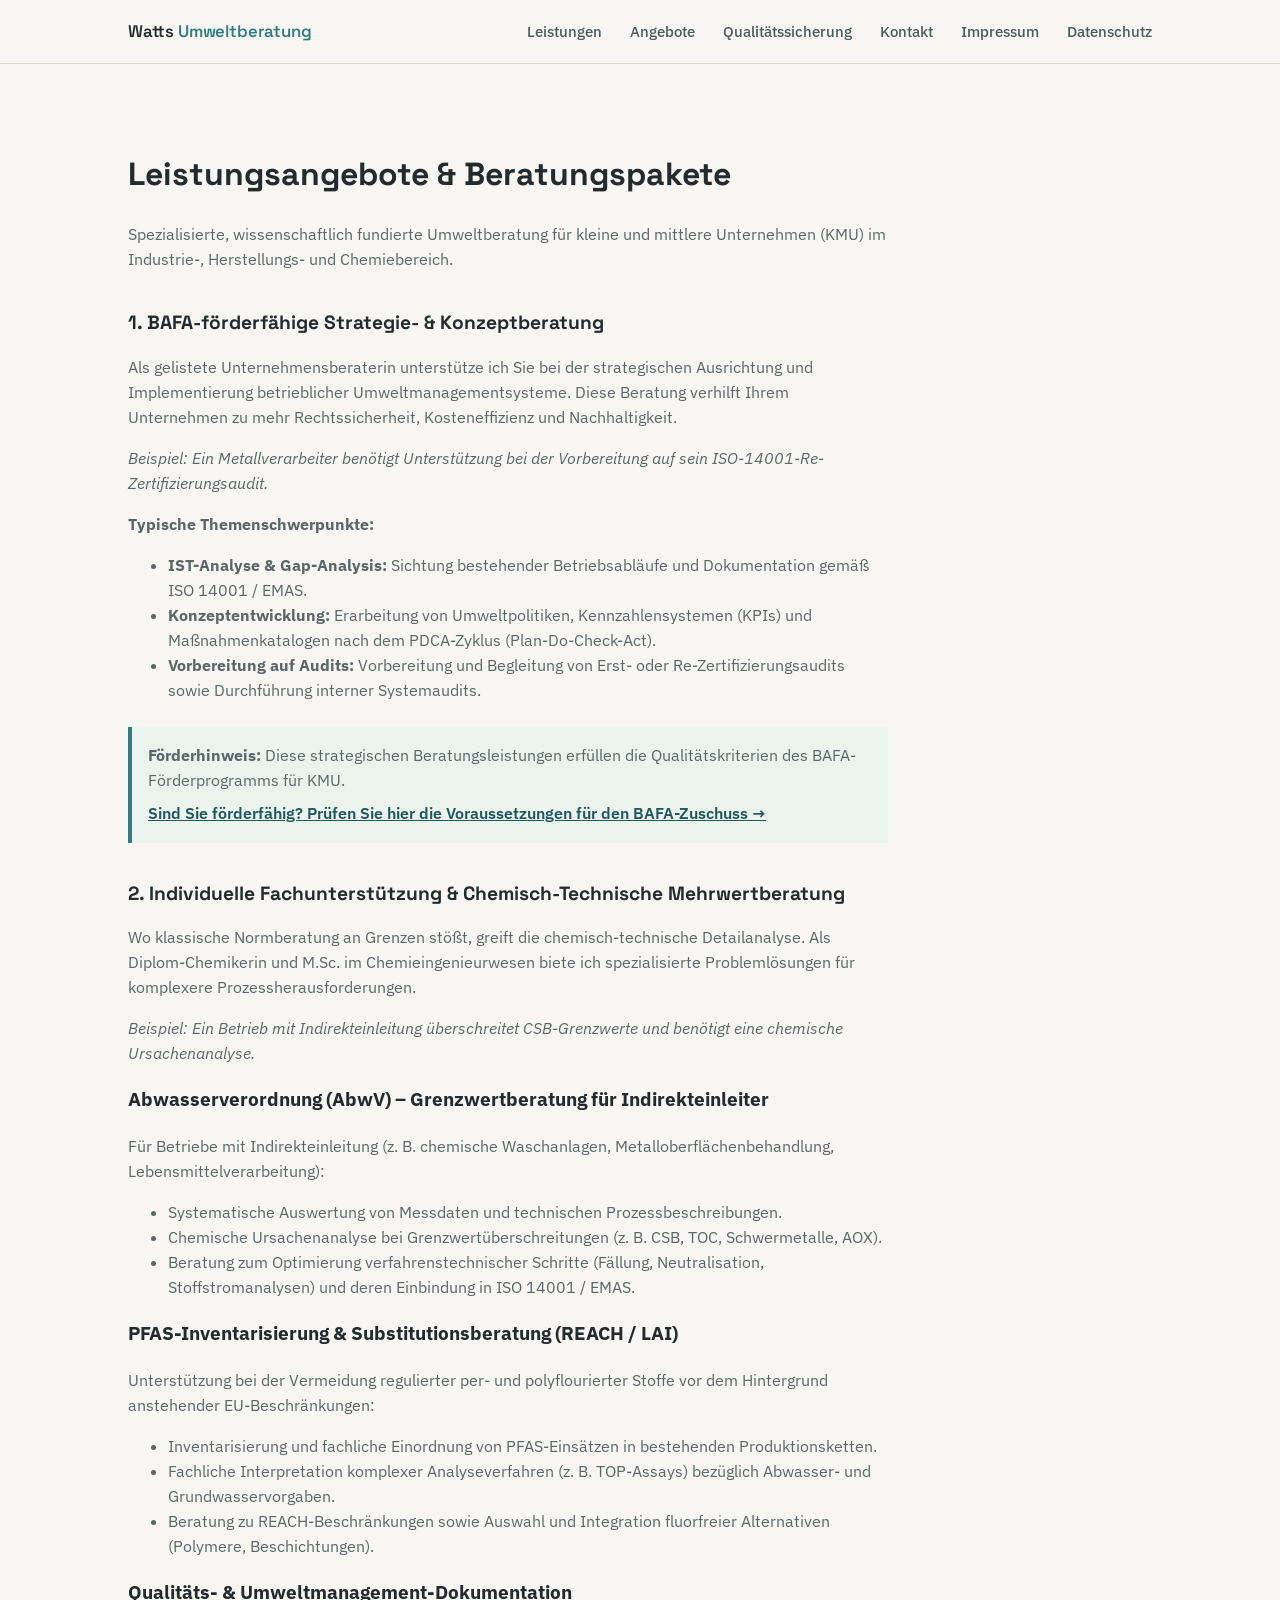
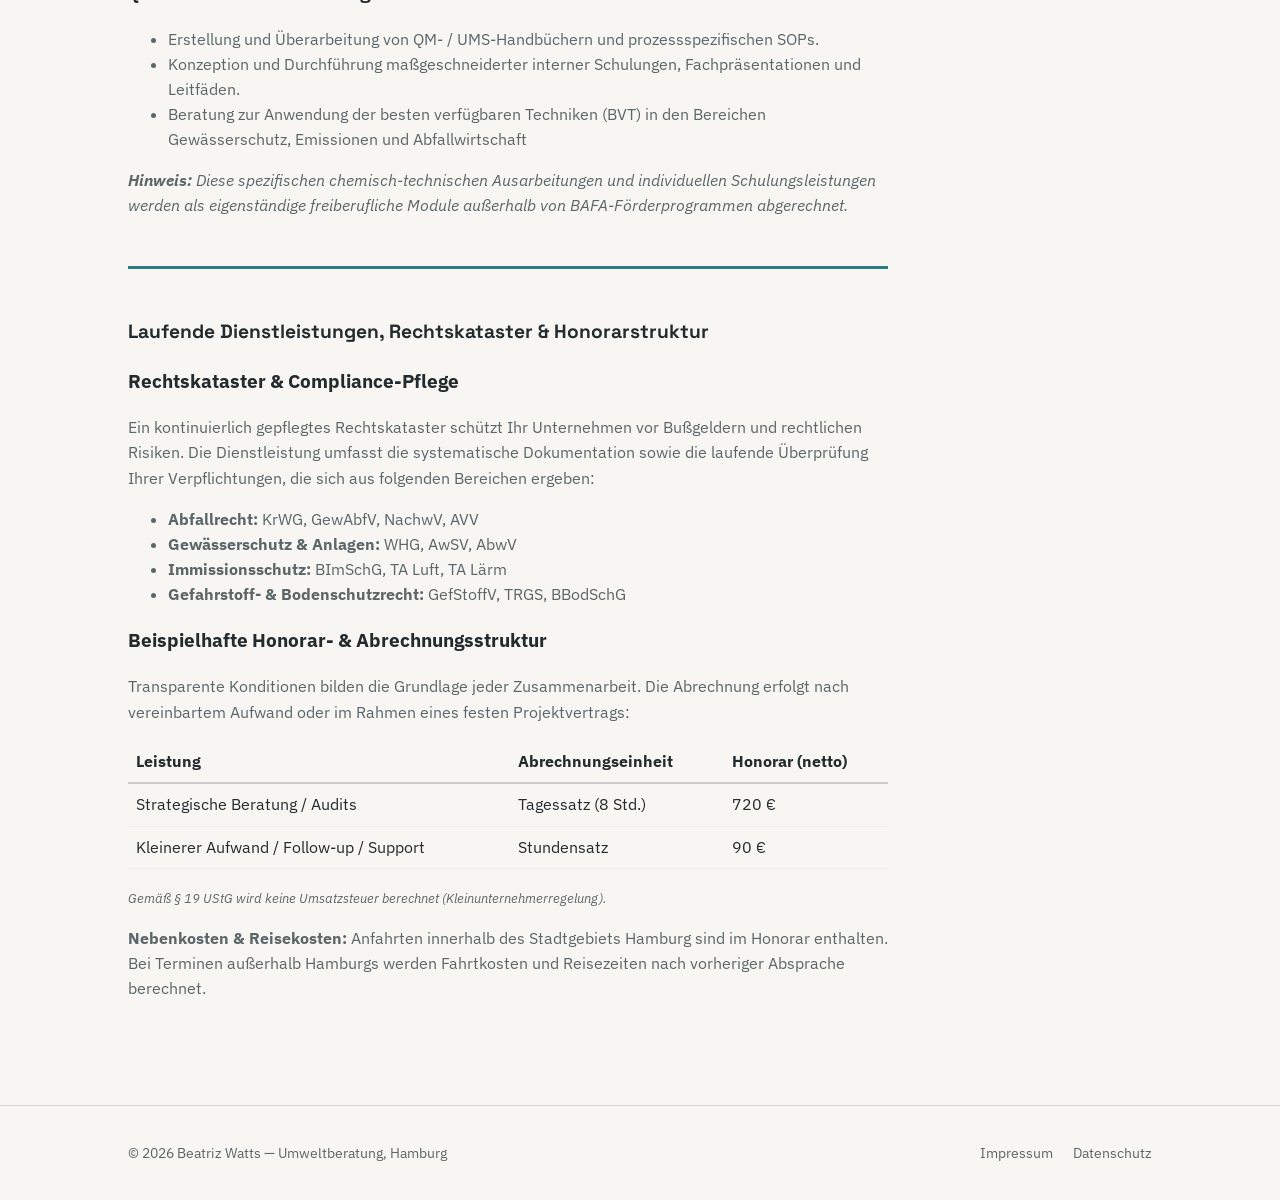
<file: Angeboten.html>
<!DOCTYPE html>
<html lang="de">
<head>
  <meta charset="UTF-8">
  <meta name="viewport" content="width=device-width, initial-scale=1.0">
  <title>Angebote & Leistungen – Watts Umweltberatung</title>
  <link href="https://fonts.googleapis.com/css2?family=Space+Grotesk:wght@500;600;700&family=IBM+Plex+Sans:wght@400;500;600&family=IBM+Plex+Mono:wght@400;500&display=swap" rel="stylesheet">
  <link rel="stylesheet" href="style.css">
</head>
<body>

<header>
  <nav class="nav">
    <a href="index.html" class="brand">Watts <span>Umweltberatung</span></a>
    <button class="nav-toggle" aria-label="Menü öffnen" aria-expanded="false">☰</button>
    <ul class="nav-links">
      <li><a href="index.html#leistungen">Leistungen</a></li>
      <li><a href="angebote.html">Angebote</a></li>
      <li><a href="qualitaetssicherung.html">Qualitätssicherung</a></li>
      <li><a href="index.html#kontakt">Kontakt</a></li>
      <li><a href="impressum.html">Impressum</a></li>
      <li><a href="datenschutz.html">Datenschutz</a></li>
    </ul>
  </nav>
</header>

<main class="wrap">
  <div class="legal">
    <h1>Leistungsangebote & Beratungspakete</h1>
    <p>Spezialisierte, wissenschaftlich fundierte Umweltberatung für kleine und mittlere Unternehmen (KMU) im Industrie-, Herstellungs- und Chemiebereich.</p>

    <!-- 1. BAFA-FÖRDERFÄHIGE BERATUNG -->
    <h2>1. BAFA-förderfähige Strategie- & Konzeptberatung</h2>
    <p>Als gelistete Unternehmensberaterin unterstütze ich Sie bei der strategischen Ausrichtung und Implementierung betrieblicher Umweltmanagementsysteme. Diese Beratung verhilft Ihrem Unternehmen zu mehr Rechtssicherheit, Kosteneffizienz und Nachhaltigkeit.</p>
    <p><em>Beispiel: Ein Metallverarbeiter benötigt Unterstützung bei der Vorbereitung auf sein ISO-14001-Re-Zertifizierungsaudit.</em></p>
    <p><strong>Typische Themenschwerpunkte:</strong></p>
    <ul>
      <li><strong>IST-Analyse & Gap-Analysis:</strong> Sichtung bestehender Betriebsabläufe und Dokumentation gemäß ISO 14001 / EMAS.</li>
      <li><strong>Konzeptentwicklung:</strong> Erarbeitung von Umweltpolitiken, Kennzahlensystemen (KPIs) und Maßnahmenkatalogen nach dem PDCA-Zyklus (Plan-Do-Check-Act).</li>
      <li><strong>Vorbereitung auf Audits:</strong> Vorbereitung und Begleitung von Erst- oder Re-Zertifizierungsaudits sowie Durchführung interner Systemaudits.</li>
    </ul>

    <div style="margin: 1.5rem 0; padding: 1rem; border-left: 4px solid #2E7D82; background-color: rgba(16, 185, 129, 0.05);">
      <p style="margin: 0;"><strong>Förderhinweis:</strong> Diese strategischen Beratungsleistungen erfüllen die Qualitätskriterien des BAFA-Förderprogramms für KMU.</p>
      <p style="margin: 0.5rem 0 0 0;"><a href="Forderfaehig.html" style="font-weight: 600;">Sind Sie förderfähig? Prüfen Sie hier die Voraussetzungen für den BAFA-Zuschuss →</a></p>
    </div>

    <!-- 2. INDIVIDUELLE FACHUNTERSTÜTZUNG & CHEMISCH-TECHNISCHER MEHRWERT -->
    <h2>2. Individuelle Fachunterstützung & Chemisch-Technische Mehrwertberatung</h2>
    <p>Wo klassische Normberatung an Grenzen stößt, greift die chemisch-technische Detailanalyse. Als Diplom-Chemikerin und M.Sc. im Chemieingenieurwesen biete ich spezialisierte Problemlösungen für komplexere Prozessherausforderungen.</p>
	<p><em>Beispiel: Ein Betrieb mit Indirekteinleitung überschreitet CSB-Grenzwerte und benötigt eine chemische Ursachenanalyse.</em></p>
    <h3>Abwasserverordnung (AbwV) – Grenzwertberatung für Indirekteinleiter</h3>
    <p>Für Betriebe mit Indirekteinleitung (z. B. chemische Waschanlagen, Metalloberflächenbehandlung, Lebensmittelverarbeitung):</p>
    <ul>
      <li>Systematische Auswertung von Messdaten und technischen Prozessbeschreibungen.</li>
      <li>Chemische Ursachenanalyse bei Grenzwertüberschreitungen (z. B. CSB, TOC, Schwermetalle, AOX).</li>
      <li>Beratung zum Optimierung verfahrenstechnischer Schritte (Fällung, Neutralisation, Stoffstromanalysen) und deren Einbindung in ISO 14001 / EMAS.</li>
    </ul>

    <h3>PFAS-Inventarisierung & Substitutionsberatung (REACH / LAI)</h3>
    <p>Unterstützung bei der Vermeidung regulierter per- und polyflourierter Stoffe vor dem Hintergrund anstehender EU-Beschränkungen:</p>
    <ul>
      <li>Inventarisierung und fachliche Einordnung von PFAS-Einsätzen in bestehenden Produktionsketten.</li>
      <li>Fachliche Interpretation komplexer Analyseverfahren (z. B. TOP-Assays) bezüglich Abwasser- und Grundwasservorgaben.</li>
      <li>Beratung zu REACH-Beschränkungen sowie Auswahl und Integration fluorfreier Alternativen (Polymere, Beschichtungen).</li>
    </ul>

    <h3>Qualitäts- & Umweltmanagement-Dokumentation</h3>
    <ul>
      <li>Erstellung und Überarbeitung von QM- / UMS-Handbüchern und prozessspezifischen SOPs.</li>
      <li>Konzeption und Durchführung maßgeschneiderter interner Schulungen, Fachpräsentationen und Leitfäden.</li>
      <li>Beratung zur Anwendung der besten verfügbaren Techniken (BVT) in den Bereichen Gewässerschutz, Emissionen und Abfallwirtschaft</li>
    </ul>

    <p><em><strong>Hinweis:</strong> Diese spezifischen chemisch-technischen Ausarbeitungen und individuellen Schulungsleistungen werden als eigenständige freiberufliche Module außerhalb von BAFA-Förderprogrammen abgerechnet.</em></p>
    <hr style="border: none; height: 3px; background-color: #2E7D82; margin: 3rem 0;">
    <!-- ZUSATZLEISTUNGEN & RECHTSKATASTER -->
    <h2> Laufende Dienstleistungen, Rechtskataster & Honorarstruktur</h2>
    
    <h3>Rechtskataster & Compliance-Pflege</h3>
    <p>Ein kontinuierlich gepflegtes Rechtskataster schützt Ihr Unternehmen vor Bußgeldern und rechtlichen Risiken. Die Dienstleistung umfasst die systematische Dokumentation sowie die laufende Überprüfung Ihrer Verpflichtungen, die sich aus folgenden Bereichen ergeben:</p>
    <ul>
      <li><strong>Abfallrecht:</strong> KrWG, GewAbfV, NachwV, AVV</li>
      <li><strong>Gewässerschutz & Anlagen:</strong> WHG, AwSV, AbwV</li>
      <li><strong>Immissionsschutz:</strong> BImSchG, TA Luft, TA Lärm</li>
      <li><strong>Gefahrstoff- & Bodenschutzrecht:</strong> GefStoffV, TRGS, BBodSchG</li>
    </ul>

    <h3>Beispielhafte Honorar- & Abrechnungsstruktur</h3>
    <p>Transparente Konditionen bilden die Grundlage jeder Zusammenarbeit. Die Abrechnung erfolgt nach vereinbartem Aufwand oder im Rahmen eines festen Projektvertrags:</p>

    <table style="width: 100%; border-collapse: collapse; margin: 1rem 0;">
      <thead>
        <tr style="border-bottom: 2px solid #ccc; text-align: left;">
          <th style="padding: 8px;">Leistung</th>
          <th style="padding: 8px;">Abrechnungseinheit</th>
          <th style="padding: 8px;">Honorar (netto)</th>
        </tr>
      </thead> 
      <tbody>
        <tr style="border-bottom: 1px solid #eee;">
          <td style="padding: 8px;">Strategische Beratung / Audits</td>
          <td style="padding: 8px;">Tagessatz (8 Std.)</td>
          <td style="padding: 8px;">720 €</td>
        </tr>
        <tr style="border-bottom: 1px solid #eee;">
          <td style="padding: 8px;">Kleinerer Aufwand / Follow-up / Support</td>
          <td style="padding: 8px;">Stundensatz</td>
          <td style="padding: 8px;">90 €</td>
        </tr>
      </tbody>
    </table>

    <p><small><em>Gemäß § 19 UStG wird keine Umsatzsteuer berechnet (Kleinunternehmerregelung).</em></small></p>
    <p><strong>Nebenkosten & Reisekosten:</strong> Anfahrten innerhalb des Stadtgebiets Hamburg sind im Honorar enthalten. Bei Terminen außerhalb Hamburgs werden Fahrtkosten und Reisezeiten nach vorheriger Absprache berechnet.</p>
  </div>
</main>

<footer>
  <div class="wrap footer-row">
    <span>© 2026 Beatriz Watts — Umweltberatung, Hamburg</span>
    <ul class="footer-links">
      <li><a href="impressum.html">Impressum</a></li>
      <li><a href="datenschutz.html">Datenschutz</a></li>
    </ul>
  </div>
</footer>

<script>
  const toggle = document.querySelector('.nav-toggle');
  const links = document.querySelector('.nav-links');
  toggle.addEventListener('click', () => {
    const open = links.classList.toggle('open');
    toggle.setAttribute('aria-expanded', open);
  });
</script>

</body>
</html>
</file>
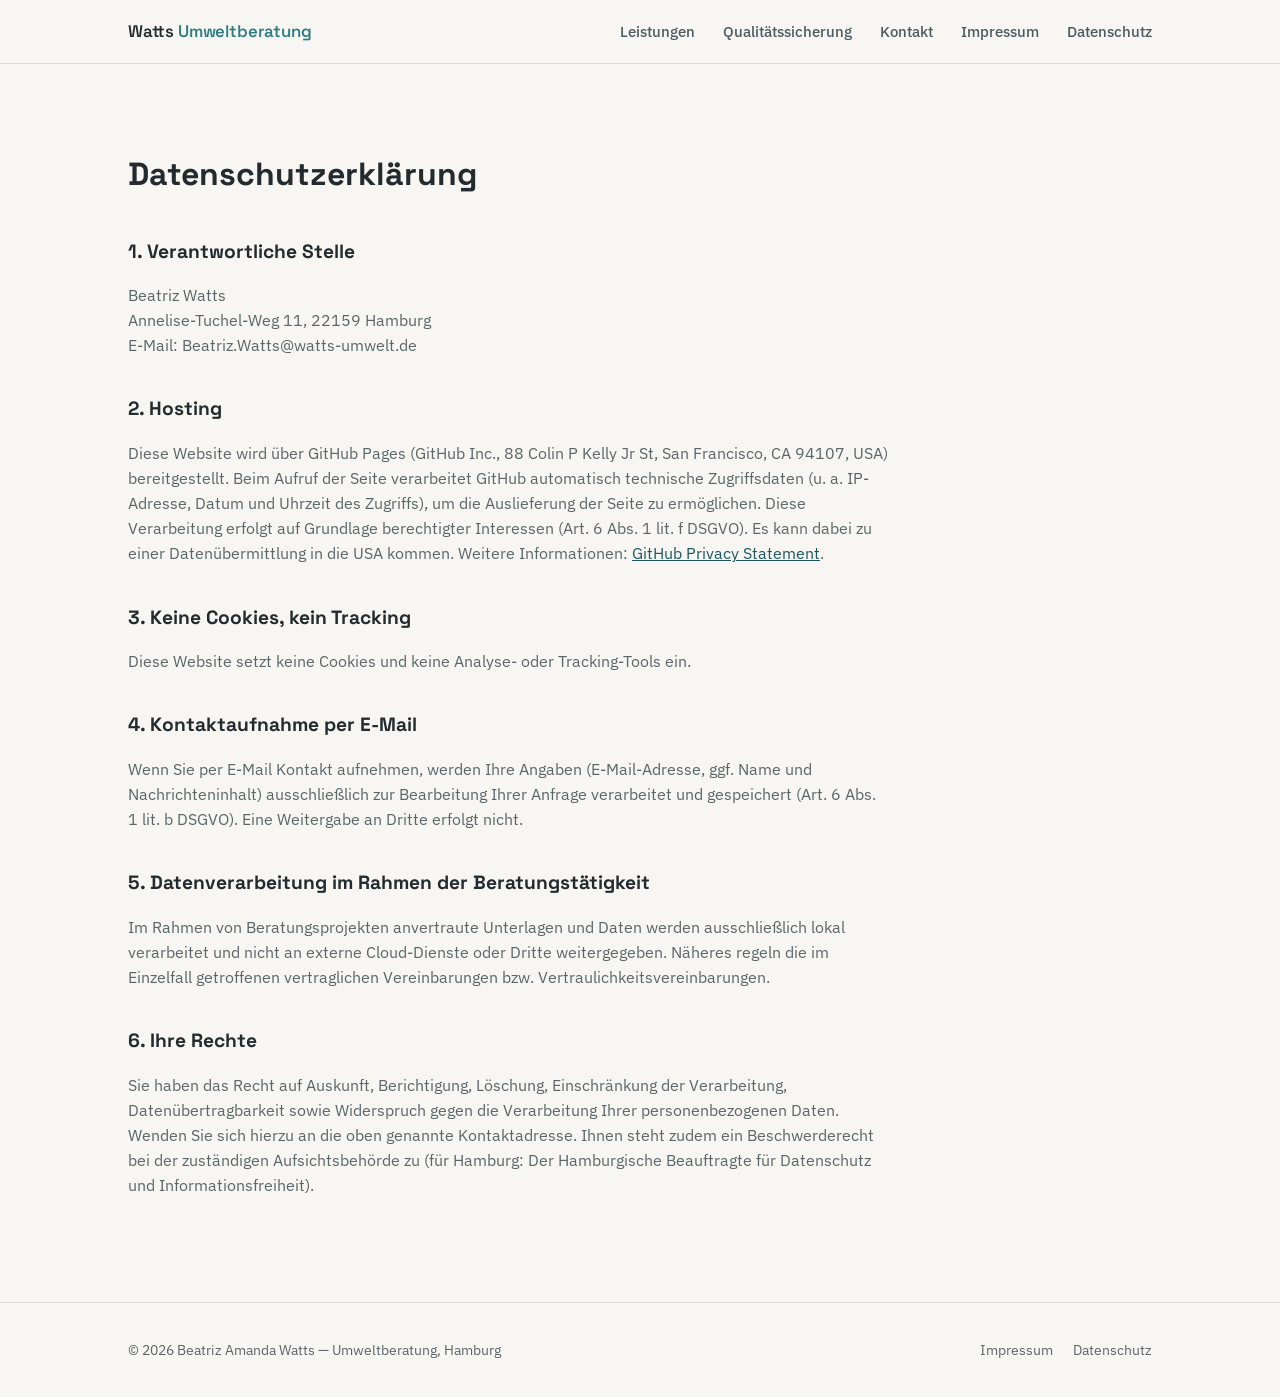
<file: datenschutz.html>
<!DOCTYPE html>
<html lang="de">
<head>
<meta charset="UTF-8">
<meta name="viewport" content="width=device-width, initial-scale=1.0">
<title>Datenschutz – Watts Umweltberatung</title>
<link href="https://fonts.googleapis.com/css2?family=Space+Grotesk:wght@500;600;700&family=IBM+Plex+Sans:wght@400;500;600&family=IBM+Plex+Mono:wght@400;500&display=swap" rel="stylesheet">
<link rel="stylesheet" href="style.css">
</head>
<body>
<header>
  <nav class="nav">
    <a href="index.html" class="brand">Watts <span>Umweltberatung</span></a>
    <ul class="nav-links">
      <li><a href="index.html#leistungen">Leistungen</a></li>
      <li><a href="index.html#qualitaet">Qualitätssicherung</a></li>
      <li><a href="index.html#kontakt">Kontakt</a></li>
      <li><a href="impressum.html">Impressum</a></li>
      <li><a href="datenschutz.html">Datenschutz</a></li>
    </ul>
  </nav>
</header>

<main class="wrap">
  <div class="legal">
    <h1>Datenschutzerklärung</h1>

    <h2>1. Verantwortliche Stelle</h2>
    <p>
      Beatriz Watts<br>
      Annelise-Tuchel-Weg 11, 22159 Hamburg<br>
      E-Mail: Beatriz.Watts@watts-umwelt.de
    </p>

    <h2>2. Hosting</h2>
    <p>Diese Website wird über GitHub Pages (GitHub Inc., 88 Colin P Kelly Jr St, San Francisco, CA 94107, USA) bereitgestellt. Beim Aufruf der Seite verarbeitet GitHub automatisch technische Zugriffsdaten (u. a. IP-Adresse, Datum und Uhrzeit des Zugriffs), um die Auslieferung der Seite zu ermöglichen. Diese Verarbeitung erfolgt auf Grundlage berechtigter Interessen (Art. 6 Abs. 1 lit. f DSGVO). Es kann dabei zu einer Datenübermittlung in die USA kommen. Weitere Informationen: <a href="https://docs.github.com/en/site-policy/privacy-policies/github-privacy-statement" target="_blank" rel="noopener">GitHub Privacy Statement</a>.</p>

    <h2>3. Keine Cookies, kein Tracking</h2>
    <p>Diese Website setzt keine Cookies und keine Analyse- oder Tracking-Tools ein.</p>

    <h2>4. Kontaktaufnahme per E-Mail</h2>
    <p>Wenn Sie per E-Mail Kontakt aufnehmen, werden Ihre Angaben (E-Mail-Adresse, ggf. Name und Nachrichteninhalt) ausschließlich zur Bearbeitung Ihrer Anfrage verarbeitet und gespeichert (Art. 6 Abs. 1 lit. b DSGVO). Eine Weitergabe an Dritte erfolgt nicht.</p>

    <h2>5. Datenverarbeitung im Rahmen der Beratungstätigkeit</h2>
    <p>Im Rahmen von Beratungsprojekten anvertraute Unterlagen und Daten werden ausschließlich lokal verarbeitet und nicht an externe Cloud-Dienste oder Dritte weitergegeben. Näheres regeln die im Einzelfall getroffenen vertraglichen Vereinbarungen bzw. Vertraulichkeitsvereinbarungen.</p>

    <h2>6. Ihre Rechte</h2>
    <p>Sie haben das Recht auf Auskunft, Berichtigung, Löschung, Einschränkung der Verarbeitung, Datenübertragbarkeit sowie Widerspruch gegen die Verarbeitung Ihrer personenbezogenen Daten. Wenden Sie sich hierzu an die oben genannte Kontaktadresse. Ihnen steht zudem ein Beschwerderecht bei der zuständigen Aufsichtsbehörde zu (für Hamburg: Der Hamburgische Beauftragte für Datenschutz und Informationsfreiheit).</p>
  </div>
</main>

<footer>
  <div class="wrap footer-row">
    <span>© 2026 Beatriz Amanda Watts — Umweltberatung, Hamburg</span>
    <ul class="footer-links">
      <li><a href="impressum.html">Impressum</a></li>
      <li><a href="datenschutz.html">Datenschutz</a></li>
    </ul>
  </div>
</footer>
</body>
</html>
</file>
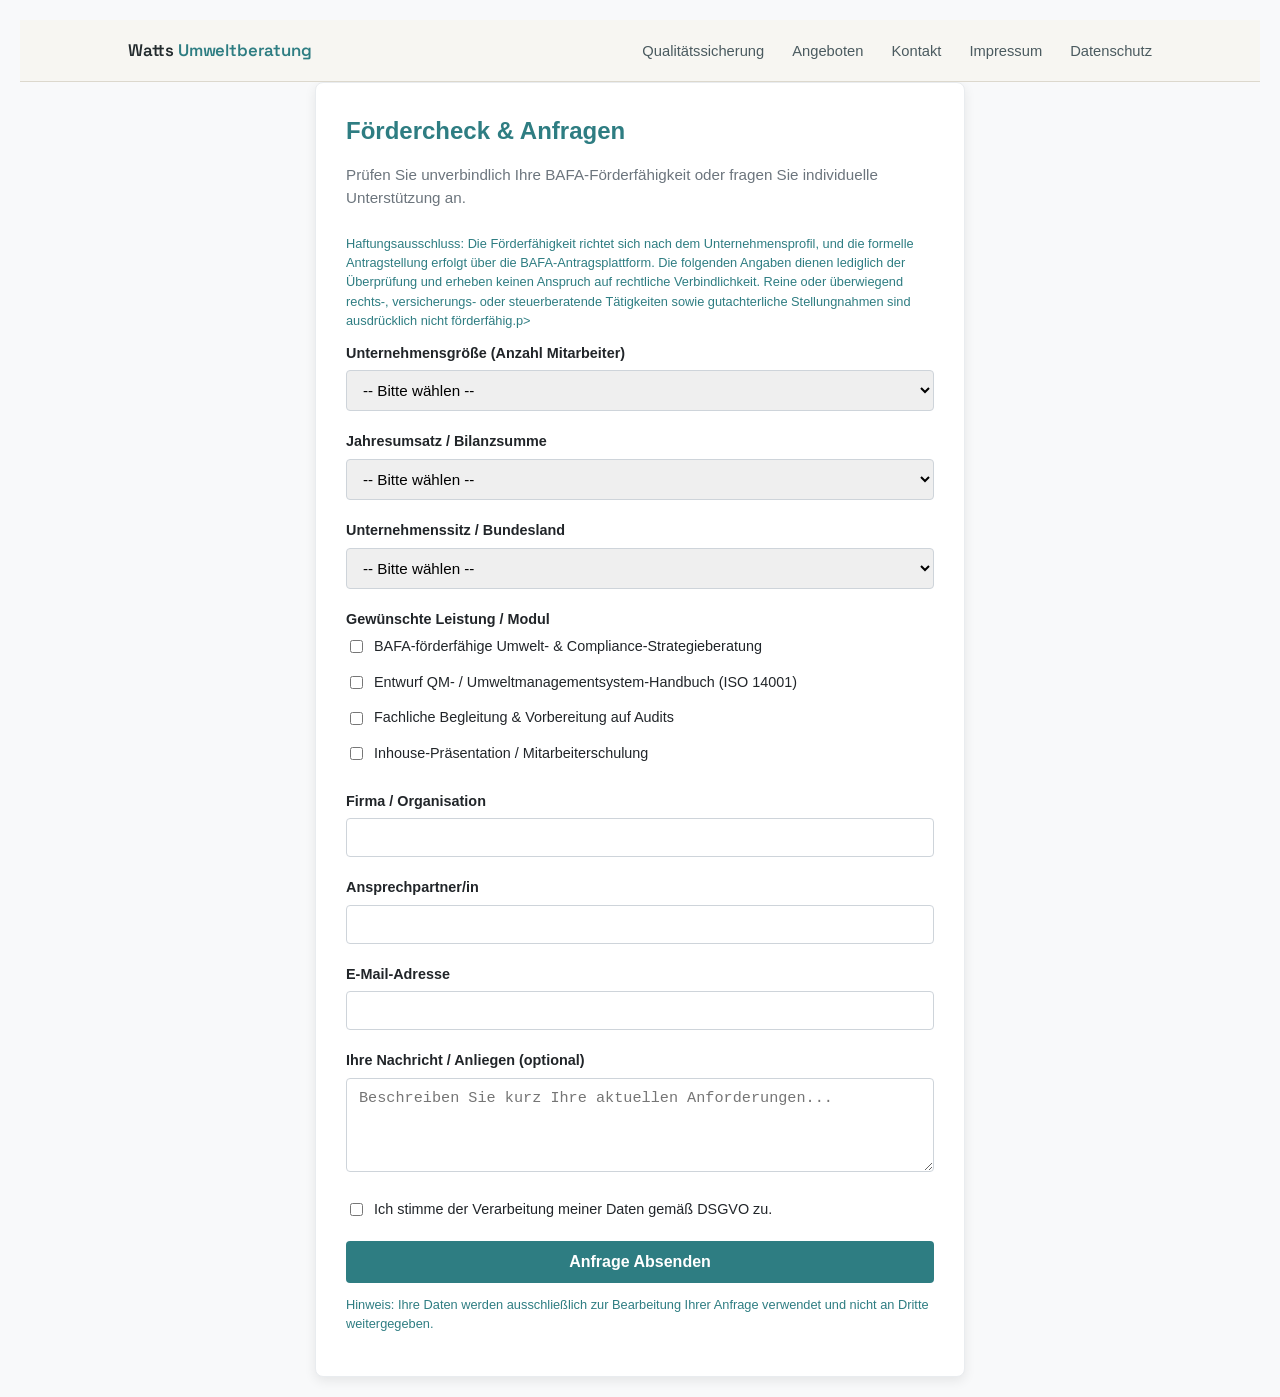
<file: Forderfaehig.html>
<!DOCTYPE html>
<html lang="de">
<head>
<meta charset="UTF-8">
<meta name="viewport" content="width=device-width, initial-scale=1.0">
<title>Qualitätssicherung – Watts Umweltberatung</title>
<link href="https://fonts.googleapis.com/css2?family=Space+Grotesk:wght@500;600;700&family=IBM+Plex+Sans:wght@400;500;600&family=IBM+Plex+Mono:wght@400;500&display=swap" rel="stylesheet">
<link rel="stylesheet" href="style.css">
</head>
<body>
<header>
  <nav class="nav">
    <a href="index.html" class="brand">Watts <span>Umweltberatung</span></a>
    <button class="nav-toggle" aria-label="Menü öffnen" aria-expanded="false">☰</button>
    <ul class="nav-links">
      <li><a href="qualitaetssicherung.html">Qualitätssicherung</a></li>
	  <li><a href="Angeboten.html">Angeboten</a></li>
      <li><a href="index.html#kontakt">Kontakt</a></li>
      <li><a href="impressum.html">Impressum</a></li>
      <li><a href="datenschutz.html">Datenschutz</a></li>
    </ul>
  </nav>
</header>
<head>
    <meta charset="UTF-8">
    <meta name="viewport" content="width=device-width, initial-scale=1.0">
    <title>BAFA-Fördercheck & Kontakt - Beatriz Watts</title>
    <style>
        :root {
            --primary: #2E7D82;
            --primary-hover: #2d6a4f;
            --accent: #d8f3dc;
            --bg: #f8f9fa;
            --text: #212529;
            --border: #ced4da;
        }

        body {
            font-family: -apple-system, BlinkMacSystemFont, "Segoe UI", Roboto, Helvetica, Arial, sans-serif;
            background-color: var(--bg);
            color: var(--text);
            line-height: 1.5;
            padding: 20px;
        }

        .form-card {
            max-width: 650px;
            margin: 0 auto;
            background: #ffffff;
            border-radius: 8px;
            padding: 30px;
            box-shadow: 0 4px 12px rgba(0,0,0,0.08);
            border: 1px solid #e9ecef;
        }

        h2 {
            color: var(--primary);
            margin-top: 0;
            margin-bottom: 8px;
        }

        p.subtitle {
            color: #6c757d;
            font-size: 0.95rem;
            margin-bottom: 24px;
        }

        .form-group {
            margin-bottom: 20px;
        }

        label {
            display: block;
            font-weight: 600;
            margin-bottom: 6px;
            font-size: 0.9rem;
        }

        input[type="text"],
        input[type="email"],
        select,
        textarea {
            width: 100%;
            padding: 10px 12px;
            border: 1px solid var(--border);
            border-radius: 4px;
            box-sizing: border-box;
            font-size: 0.95rem;
        }

        input:focus, select:focus, textarea:focus {
            outline: none;
            border-color: var(--primary);
            box-shadow: 0 0 0 3px rgba(27, 67, 50, 0.15);
        }

        .radio-group, .checkbox-group {
            display: flex;
            flex-direction: column;
            gap: 8px;
        }

        .radio-option, .checkbox-option {
            display: flex;
            align-items: center;
            gap: 8px;
            font-weight: normal;
        }

        .result-box {
            display: none;
            padding: 15px;
            border-radius: 6px;
            background-color: var(--accent);
            color: var(--primary);
            font-weight: 600;
            margin-bottom: 20px;
            border: 1px solid #b7e4c7;
        }

        button.btn-submit {
            width: 100%;
            background-color: var(--primary);
            color: #ffffff;
            border: none;
            padding: 12px;
            font-size: 1rem;
            font-weight: 600;
            border-radius: 4px;
            cursor: pointer;
            transition: background-color 0.2s ease;
        }

        button.btn-submit:hover {
            background-color: var(--primary-hover);
        }

        .privacy-note {
            font-size: 0.8rem;
            color: #2E7D82;
            margin-top: 12px;
        }
    </style>
</head>
<body>
<div class="form-card">
    <h2>Fördercheck & Anfragen</h2>
    <p class="subtitle">Prüfen Sie unverbindlich Ihre BAFA-Förderfähigkeit oder fragen Sie individuelle Unterstützung an.</p>
	<p class="privacy-note"> Haftungsausschluss: Die Förderfähigkeit richtet sich nach dem Unternehmensprofil, und die formelle Antragstellung erfolgt über die BAFA-Antragsplattform. Die folgenden Angaben dienen lediglich der Überprüfung und erheben keinen Anspruch auf rechtliche Verbindlichkeit.
Reine oder überwiegend rechts-, versicherungs- oder steuerberatende Tätigkeiten sowie gutachterliche Stellungnahmen sind ausdrücklich nicht förderfähig.p>

    <form id="contactForm" action="beatriz.watts@watts-umwelt.de" method="post" enctype="text/plain">
        
        <!-- Step 1: BAFA Eligibility Quick Check -->
        <div class="form-group">
            <label for="companySize">Unternehmensgröße (Anzahl Mitarbeiter)</label>
            <select id="companySize" name="Mitarbeiteranzahl" onchange="checkEligibility()" required>
                <option value="">-- Bitte wählen --</option>
                <option value="micro">Unter 10 Mitarbeiter (KMU)</option>
                <option value="sme">10 bis 249 Mitarbeiter (KMU)</option>
                <option value="large">250 oder mehr Mitarbeiter</option>
            </select>
        </div>

        <div class="form-group">
            <label for="turnover">Jahresumsatz / Bilanzsumme</label>
            <select id="turnover" name="Jahresumsatz" onchange="checkEligibility()" required>
                <option value="">-- Bitte wählen --</option>
                <option value="eligible">≤ 50 Mio. € Umsatz / ≤ 43 Mio. € Bilanz</option>
                <option value="exceeded">> 50 Mio. € Umsatz</option>
            </select>
        </div>

        <div class="form-group">
            <label for="location">Unternehmenssitz / Bundesland</label>
            <select id="location" name="Bundesland" onchange="checkEligibility()" required>
                <option value="">-- Bitte wählen --</option>
                <option value="new">Neue Bundesländer (inkl. Leipzig, exkl. Berlin)</option>
                <option value="old">Alte Bundesländer / Berlin</option>
            </select>
        </div>

        <!-- Dynamic Eligibility Output Box -->
        <div id="eligibilityResult" class="result-box"></div>

        <!-- Step 2: Service Selection -->
        <div class="form-group">
            <label>Gewünschte Leistung / Modul</label>
            <div class="checkbox-group">
                <label class="checkbox-option">
                    <input type="checkbox" name="Leistung[]" value="BAFA-Strategieberatung">
                    BAFA-förderfähige Umwelt- &amp; Compliance-Strategieberatung
                </label>
                <label class="checkbox-option">
                    <input type="checkbox" name="Leistung[]" value="QM-Handbuch-Entwurf">
                    Entwurf QM- / Umweltmanagementsystem-Handbuch (ISO 14001)
                </label>
                <label class="checkbox-option">
                    <input type="checkbox" name="Leistung[]" value="Audit-Vorbereitung">
                    Fachliche Begleitung &amp; Vorbereitung auf Audits
                </label>
                <label class="checkbox-option">
                    <input type="checkbox" name="Leistung[]" value="Inhouse-Schulung">
                    Inhouse-Präsentation / Mitarbeiterschulung
                </label>
            </div>
        </div>

        <!-- Step 3: Contact Details -->
        <div class="form-group">
            <label for="companyName">Firma / Organisation</label>
            <input type="text" id="companyName" name="Firma" required>
        </div>

        <div class="form-group">
            <label for="contactName">Ansprechpartner/in</label>
            <input type="text" id="contactName" name="Name" required>
        </div>

        <div class="form-group">
            <label for="email">E-Mail-Adresse</label>
            <input type="email" id="email" name="Email" required>
        </div>

        <div class="form-group">
            <label for="message">Ihre Nachricht / Anliegen (optional)</label>
            <textarea id="message" name="Nachricht" rows="4" placeholder="Beschreiben Sie kurz Ihre aktuellen Anforderungen..."></textarea>
        </div>

        <div class="form-group">
            <label class="checkbox-option">
                <input type="checkbox" required>
                Ich stimme der Verarbeitung meiner Daten gemäß DSGVO zu.
            </label>
        </div>

        <button type="submit" class="btn-submit">Anfrage Absenden</button>

        <p class="privacy-note">Hinweis: Ihre Daten werden ausschließlich zur Bearbeitung Ihrer Anfrage verwendet und nicht an Dritte weitergegeben.</p>
    </form>
</div>

<script>
    function checkEligibility() {
        const size = document.getElementById('companySize').value;
        const turnover = document.getElementById('turnover').value;
        const location = document.getElementById('location').value;
        const resultBox = document.getElementById('eligibilityResult');

        if (size && turnover && location) {
            resultBox.style.display = 'block';
            
            if (size === 'large' || turnover === 'exceeded') {
                resultBox.innerHTML = "Hinweis: Ihr Unternehmen liegt über den KMU-Schwellenwerten für Standard-BAFA-Förderungen. Eine direkte freiberufliche Fachberatung ist weiterhin uneingeschränkt möglich.";
                resultBox.style.backgroundColor = '#fff3cd';
                resultBox.style.borderColor = '#ffe69c';
                resultBox.style.color = '#664d03';
            } else if (location === 'new') {
                resultBox.innerHTML = "Ergebnis: Ihr Unternehmen ist voraussichtlich für eine BAFA-Förderung von bis zu 80 % (max. 2.700 €) qualifiziert.";
                resultBox.style.backgroundColor = '#d8f3dc';
                resultBox.style.borderColor = '#b7e4c7';
                resultBox.style.color = '#1b4332';
            } else {
                resultBox.innerHTML = "Ergebnis: Ihr Unternehmen ist voraussichtlich für eine BAFA-Förderung von bis zu 50 % (max. 1.750 €) qualifiziert.";
                resultBox.style.backgroundColor = '#d8f3dc';
                resultBox.style.borderColor = '#b7e4c7';
                resultBox.style.color = '#1b4332';
            }
        } else {
            resultBox.style.display = 'none';
        }
    }
</script>

</body>
</html>
</file>
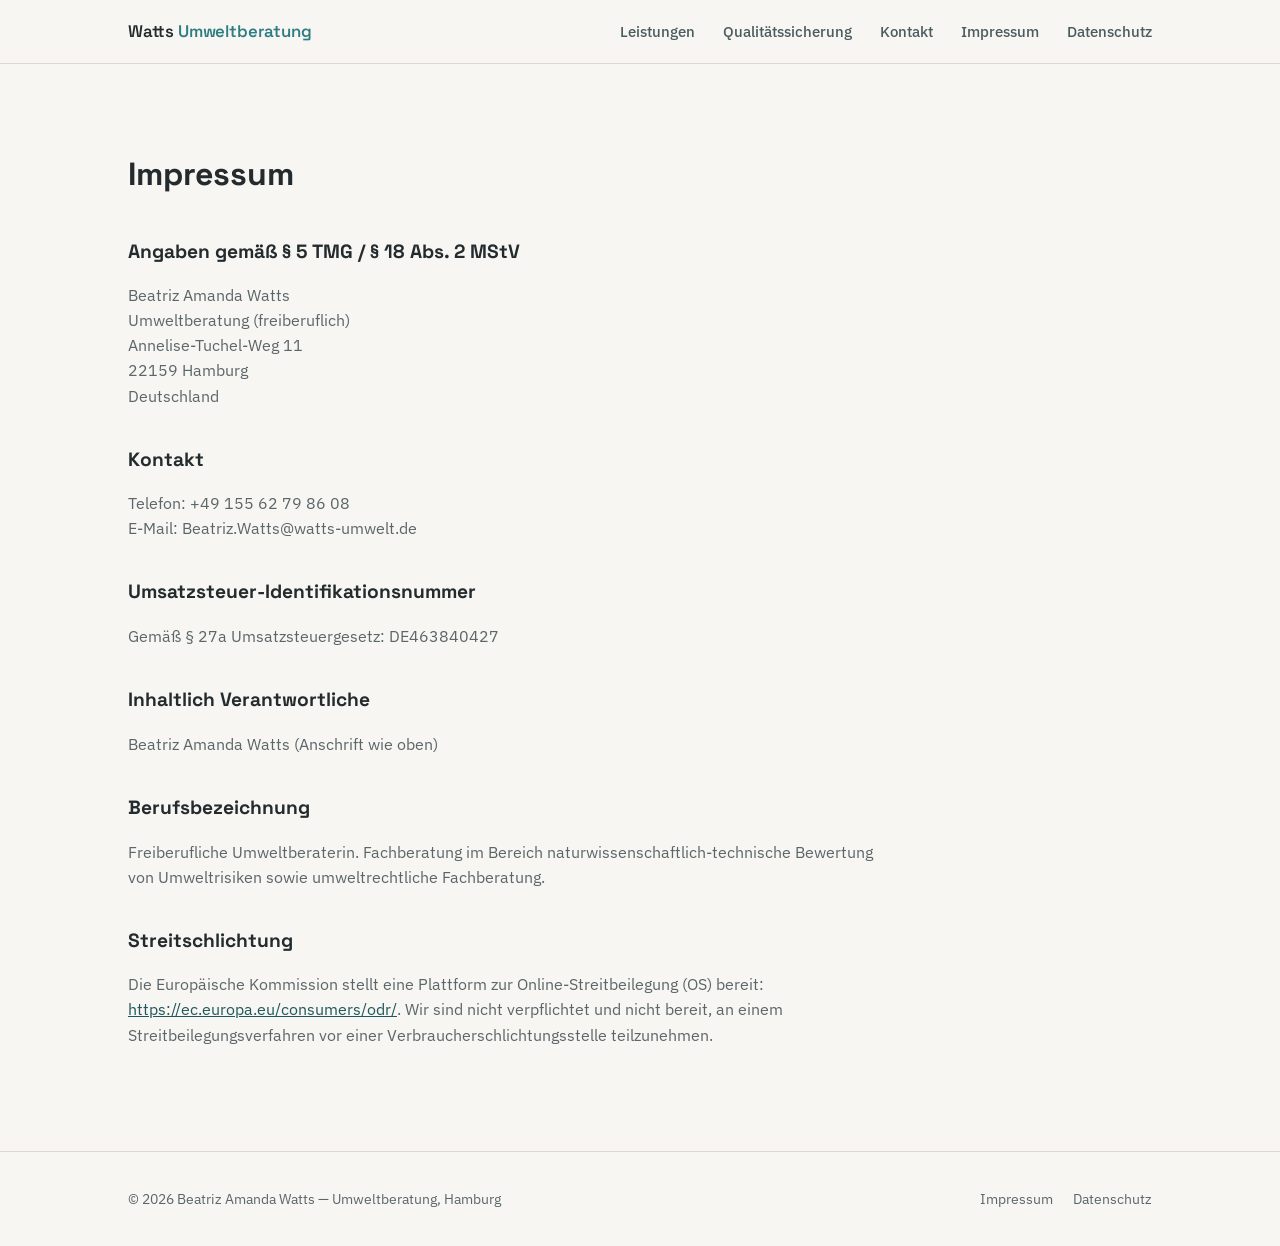
<file: impressum.html>
<!DOCTYPE html>
<html lang="de">
<head>
<meta charset="UTF-8">
<meta name="viewport" content="width=device-width, initial-scale=1.0">
<title>Impressum – Watts Umweltberatung</title>
<link href="https://fonts.googleapis.com/css2?family=Space+Grotesk:wght@500;600;700&family=IBM+Plex+Sans:wght@400;500;600&family=IBM+Plex+Mono:wght@400;500&display=swap" rel="stylesheet">
<link rel="stylesheet" href="style.css">
</head>
<body>
<header>
  <nav class="nav">
    <a href="index.html" class="brand">Watts <span>Umweltberatung</span></a>
    <ul class="nav-links">
      <li><a href="index.html#leistungen">Leistungen</a></li>
      <li><a href="index.html#qualitaet">Qualitätssicherung</a></li>
      <li><a href="index.html#kontakt">Kontakt</a></li>
      <li><a href="impressum.html">Impressum</a></li>
      <li><a href="datenschutz.html">Datenschutz</a></li>
    </ul>
  </nav>
</header>

<main class="wrap">
  <div class="legal">
    <h1>Impressum</h1>

    <h2>Angaben gemäß § 5 TMG / § 18 Abs. 2 MStV</h2>
    <p>
      Beatriz Amanda Watts<br>
      Umweltberatung (freiberuflich)<br>
      Annelise-Tuchel-Weg 11<br>
      22159 Hamburg<br>
      Deutschland
    </p>

    <h2>Kontakt</h2>
    <p>
      Telefon: +49 155 62 79 86 08<br>
      E-Mail: Beatriz.Watts@watts-umwelt.de
    </p>

    <h2>Umsatzsteuer-Identifikationsnummer</h2>
    <p>Gemäß § 27a Umsatzsteuergesetz: DE463840427</p>

    <h2>Inhaltlich Verantwortliche</h2>
    <p>Beatriz Amanda Watts (Anschrift wie oben)</p>

    <h2>Berufsbezeichnung</h2>
    <p>Freiberufliche Umweltberaterin. Fachberatung im Bereich naturwissenschaftlich-technische Bewertung von Umweltrisiken sowie umweltrechtliche Fachberatung.</p>

    <h2>Streitschlichtung</h2>
    <p>Die Europäische Kommission stellt eine Plattform zur Online-Streitbeilegung (OS) bereit: <a href="https://ec.europa.eu/consumers/odr/" target="_blank" rel="noopener">https://ec.europa.eu/consumers/odr/</a>. Wir sind nicht verpflichtet und nicht bereit, an einem Streitbeilegungsverfahren vor einer Verbraucherschlichtungsstelle teilzunehmen.</p>
  </div>
</main>

<footer>
  <div class="wrap footer-row">
    <span>© 2026 Beatriz Amanda Watts — Umweltberatung, Hamburg</span>
    <ul class="footer-links">
      <li><a href="impressum.html">Impressum</a></li>
      <li><a href="datenschutz.html">Datenschutz</a></li>
    </ul>
  </div>
</footer>
</body>
</html>
</file>
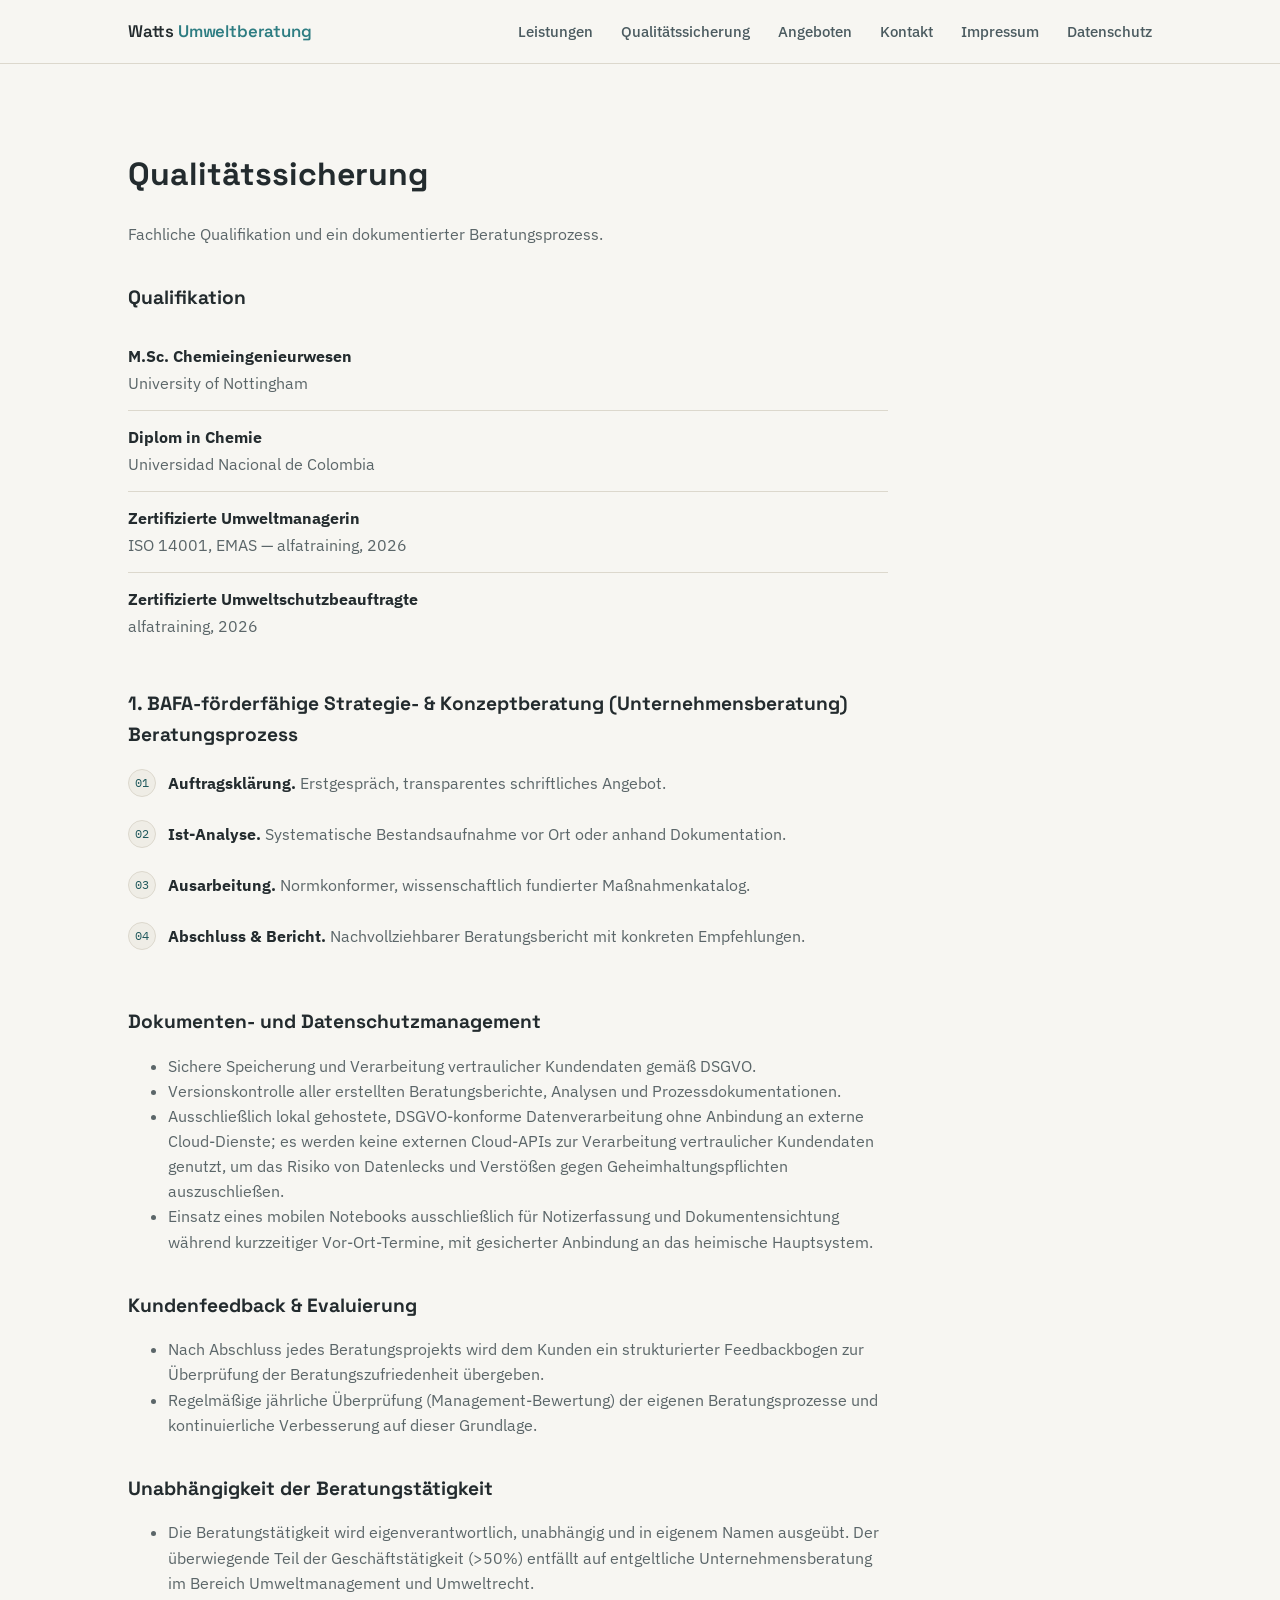
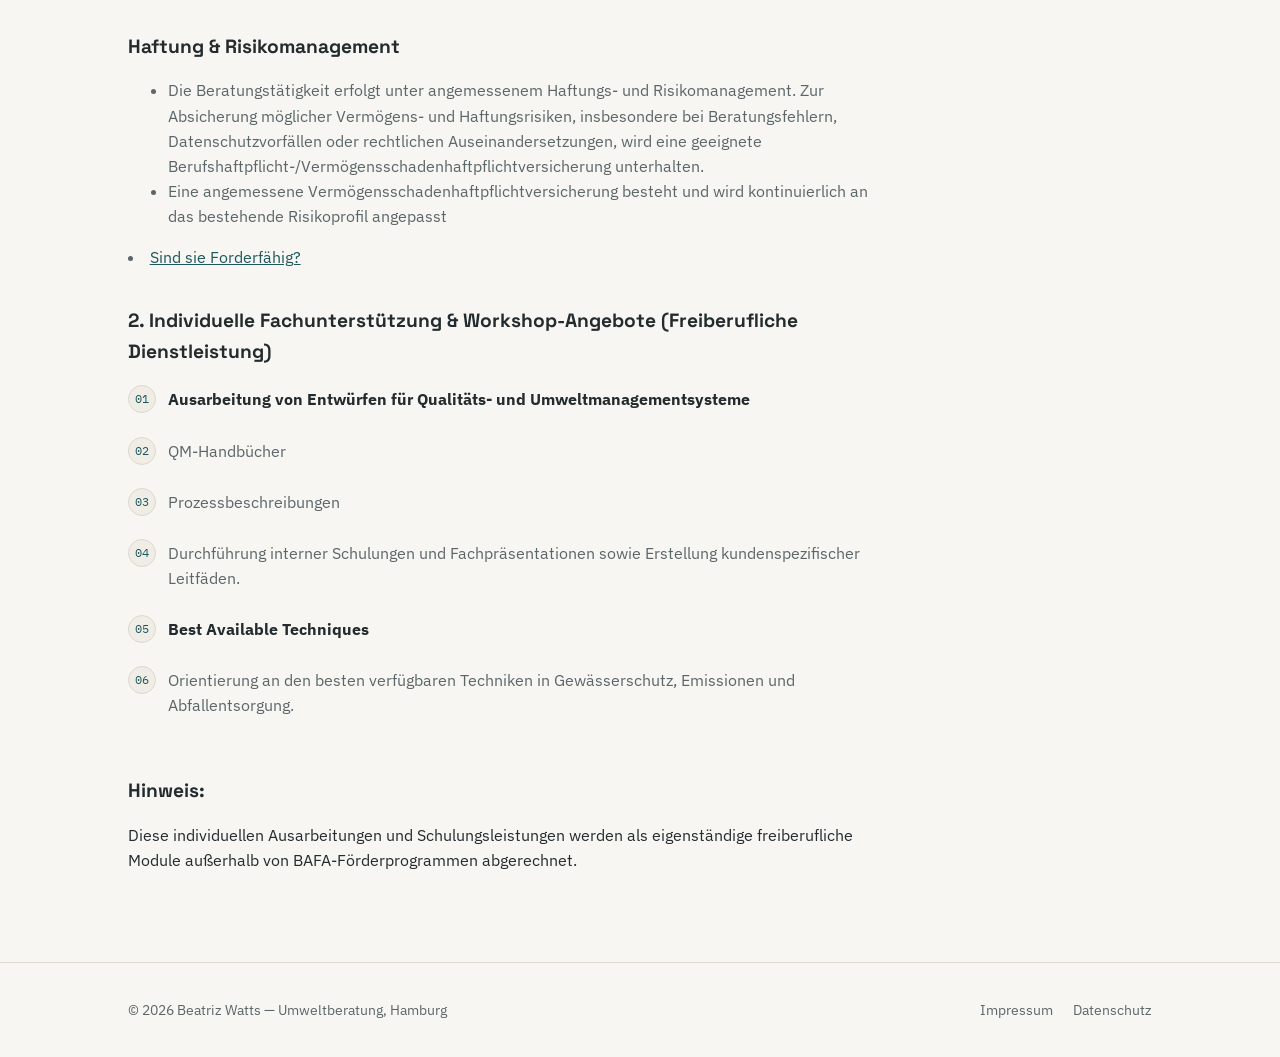
<file: qualitaetssicherung.html>
<!DOCTYPE html>
<html lang="de">
<head>
<meta charset="UTF-8">
<meta name="viewport" content="width=device-width, initial-scale=1.0">
<title>Qualitätssicherung – Watts Umweltberatung</title>
<link href="https://fonts.googleapis.com/css2?family=Space+Grotesk:wght@500;600;700&family=IBM+Plex+Sans:wght@400;500;600&family=IBM+Plex+Mono:wght@400;500&display=swap" rel="stylesheet">
<link rel="stylesheet" href="style.css">
</head>
<body>
<header>
  <nav class="nav">
    <a href="index.html" class="brand">Watts <span>Umweltberatung</span></a>
    <button class="nav-toggle" aria-label="Menü öffnen" aria-expanded="false">☰</button>
    <ul class="nav-links">
      <li><a href="index.html#leistungen">Leistungen</a></li>
      <li><a href="qualitaetssicherung.html">Qualitätssicherung</a></li>
	  <li><a href="Angeboten.html">Angeboten</a></li>
      <li><a href="index.html#kontakt">Kontakt</a></li>
      <li><a href="impressum.html">Impressum</a></li>
      <li><a href="datenschutz.html">Datenschutz</a></li>
    </ul>
  </nav>
</header>

<main class="wrap">
  <div class="legal">
    <h1>Qualitätssicherung</h1>
    <p>Fachliche Qualifikation und ein dokumentierter Beratungsprozess.</p>

    <h2>Qualifikation</h2>
    <ul class="credentials">
      <li><strong>M.Sc. Chemieingenieurwesen</strong>University of Nottingham</li>
      <li><strong>Diplom in Chemie</strong>Universidad Nacional de Colombia</li>
      <li><strong>Zertifizierte Umweltmanagerin</strong>ISO 14001, EMAS — alfatraining, 2026</li>
      <li><strong>Zertifizierte Umweltschutzbeauftragte</strong>alfatraining, 2026</li>
    </ul>

    <h2>1. BAFA-förderfähige Strategie- & Konzeptberatung (Unternehmensberatung) Beratungsprozess</h2>
    <ol class="process">
      <li><strong>Auftragsklärung.</strong> Erstgespräch, transparentes schriftliches Angebot.</li>
      <li><strong>Ist-Analyse.</strong> Systematische Bestandsaufnahme vor Ort oder anhand Dokumentation.</li>
      <li><strong>Ausarbeitung.</strong> Normkonformer, wissenschaftlich fundierter Maßnahmenkatalog.</li>
      <li><strong>Abschluss & Bericht.</strong> Nachvollziehbarer Beratungsbericht mit konkreten Empfehlungen.</li>
    </ol>
	<h2> Dokumenten- und Datenschutzmanagement</h2>
	<ul><li>Sichere Speicherung und Verarbeitung vertraulicher Kundendaten gemäß DSGVO.</li>
	<li> Versionskontrolle aller erstellten Beratungsberichte, Analysen und Prozessdokumentationen.</li>
	<li> Ausschließlich lokal gehostete, DSGVO-konforme Datenverarbeitung ohne Anbindung an externe Cloud-Dienste; es werden keine externen Cloud-APIs zur Verarbeitung vertraulicher Kundendaten genutzt, um das Risiko von Datenlecks und Verstößen gegen Geheimhaltungspflichten auszuschließen.</li>
	<li> Einsatz eines mobilen Notebooks ausschließlich für Notizerfassung und Dokumentensichtung während kurzzeitiger Vor-Ort-Termine, mit gesicherter Anbindung an das heimische Hauptsystem.</li></ul>

	<h2>Kundenfeedback & Evaluierung</h2>
<ul><li> Nach Abschluss jedes Beratungsprojekts wird dem Kunden ein strukturierter Feedbackbogen zur Überprüfung der Beratungszufriedenheit übergeben.</li>
<li> Regelmäßige jährliche Überprüfung (Management-Bewertung) der eigenen Beratungsprozesse und kontinuierliche Verbesserung auf dieser Grundlage.</li></ul>

<h2>Unabhängigkeit der Beratungstätigkeit</h2>

<ul><li> Die Beratungstätigkeit wird eigenverantwortlich, unabhängig und in eigenem Namen ausgeübt. Der überwiegende Teil der Geschäftstätigkeit (>50%) entfällt auf entgeltliche Unternehmensberatung im Bereich Umweltmanagement und Umweltrecht.</li></ul>

    <h2>Haftung & Risikomanagement</h2>
    <ul><li> Die Beratungstätigkeit erfolgt unter angemessenem Haftungs- und Risikomanagement. Zur Absicherung möglicher Vermögens- und Haftungsrisiken, insbesondere bei Beratungsfehlern, Datenschutzvorfällen oder rechtlichen Auseinandersetzungen, wird eine geeignete Berufshaftpflicht-/Vermögensschadenhaftpflichtversicherung unterhalten.</li> <li> Eine angemessene Vermögensschadenhaftpflichtversicherung besteht und wird kontinuierlich an das bestehende Risikoprofil angepasst</li></ul>
	<li><a href="Forderfaehig.html">Sind sie Forderfähig? </a></li>
	<h2> 2. Individuelle Fachunterstützung & Workshop-Angebote (Freiberufliche Dienstleistung)</h2>
	<ol class="process">
	<li><strong>Ausarbeitung von Entwürfen für Qualitäts- und Umweltmanagementsysteme</strong></li>
	<li> QM-Handbücher</li>
	<li> Prozessbeschreibungen</li>
	<li>Durchführung interner Schulungen und Fachpräsentationen sowie Erstellung kundenspezifischer Leitfäden.</li>
	<li><strong>Best Available Techniques</strong>
	<li> Orientierung an den besten verfügbaren Techniken in Gewässerschutz, Emissionen und Abfallentsorgung.</li>
	<h2><strong>
	Hinweis:</strong></h2> Diese individuellen Ausarbeitungen und Schulungsleistungen werden als eigenständige freiberufliche Module außerhalb von BAFA-Förderprogrammen abgerechnet.
  </div>
</main>

<footer>
  <div class="wrap footer-row">
    <span>© 2026 Beatriz Watts — Umweltberatung, Hamburg</span>
    <ul class="footer-links">
      <li><a href="impressum.html">Impressum</a></li>
      <li><a href="datenschutz.html">Datenschutz</a></li>
    </ul>
  </div>
</footer>

<script>
  const toggle = document.querySelector('.nav-toggle');
  const links = document.querySelector('.nav-links');
  toggle.addEventListener('click', () => {
    const open = links.classList.toggle('open');
    toggle.setAttribute('aria-expanded', open);
  });
</script>
</body>
</html>
</file>
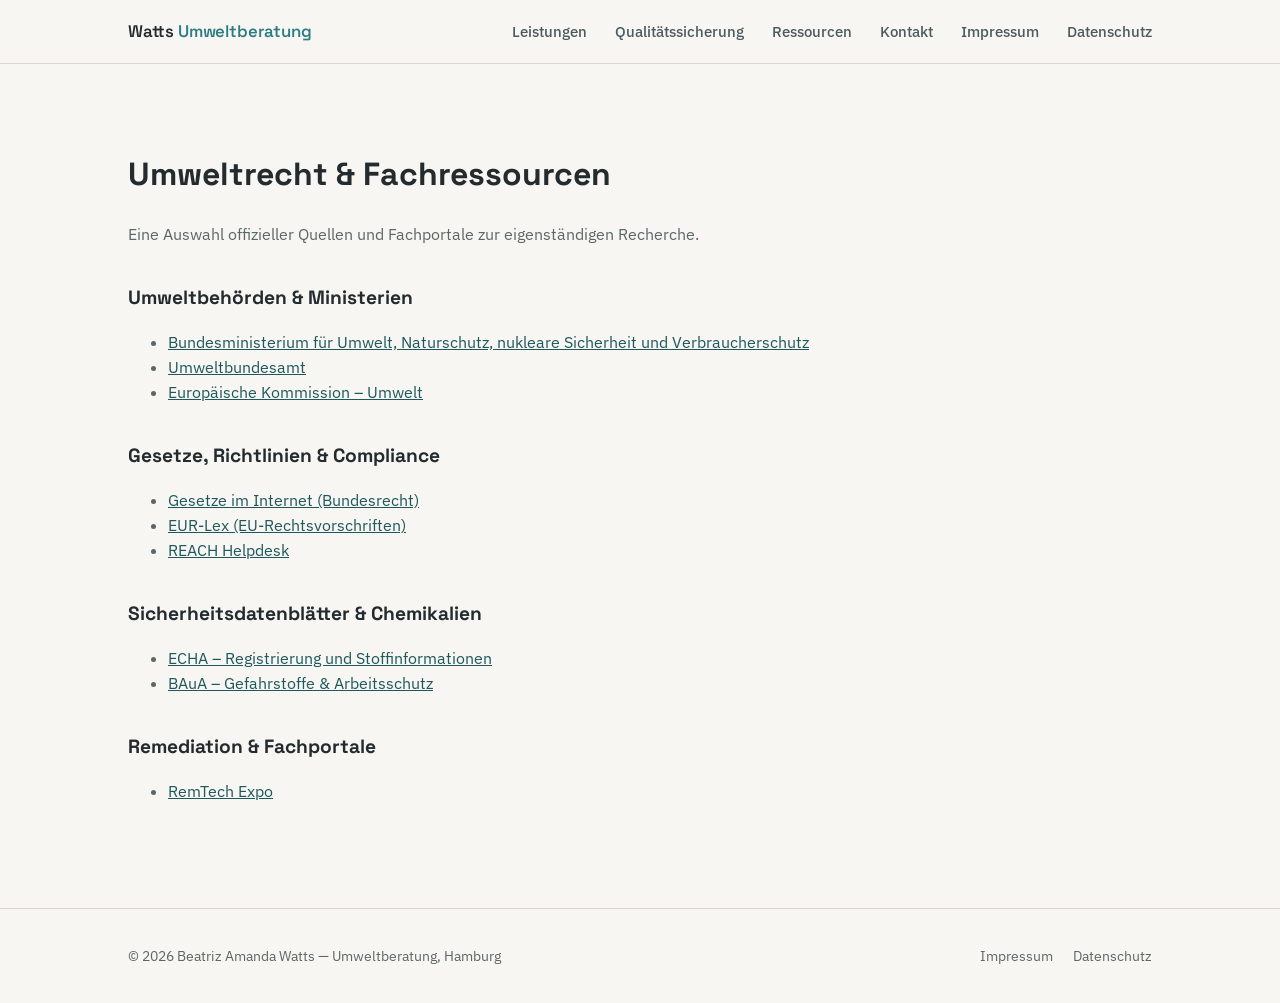
<file: ressourcen.html>
<!DOCTYPE html>
<html lang="de">
<head>
<meta charset="UTF-8">
<meta name="viewport" content="width=device-width, initial-scale=1.0">
<title>Fachressourcen – Watts Umweltberatung</title>
<link href="https://fonts.googleapis.com/css2?family=Space+Grotesk:wght@500;600;700&family=IBM+Plex+Sans:wght@400;500;600&family=IBM+Plex+Mono:wght@400;500&display=swap" rel="stylesheet">
<link rel="stylesheet" href="style.css">
</head>
<body>
<header>
  <nav class="nav">
    <a href="index.html" class="brand">Watts <span>Umweltberatung</span></a>
    <button class="nav-toggle" aria-label="Menü öffnen" aria-expanded="false">☰</button>
    <ul class="nav-links">
      <li><a href="index.html#leistungen">Leistungen</a></li>
      <li><a href="index.html#qualitaet">Qualitätssicherung</a></li>
      <li><a href="ressourcen.html">Ressourcen</a></li>
      <li><a href="index.html#kontakt">Kontakt</a></li>
      <li><a href="impressum.html">Impressum</a></li>
      <li><a href="datenschutz.html">Datenschutz</a></li>
    </ul>
  </nav>
</header>

<main class="wrap">
  <div class="legal">
    <h1>Umweltrecht & Fachressourcen</h1>
    <p>Eine Auswahl offizieller Quellen und Fachportale zur eigenständigen Recherche.</p>

    <h2>Umweltbehörden & Ministerien</h2>
    <ul>
      <li><a href="https://www.bmuv.de" target="_blank" rel="noopener">Bundesministerium für Umwelt, Naturschutz, nukleare Sicherheit und Verbraucherschutz</a></li>
      <li><a href="https://www.umweltbundesamt.de" target="_blank" rel="noopener">Umweltbundesamt</a></li>
      <li><a href="https://ec.europa.eu/environment/" target="_blank" rel="noopener">Europäische Kommission – Umwelt</a></li>
    </ul>

    <h2>Gesetze, Richtlinien & Compliance</h2>
    <ul>
      <li><a href="https://www.gesetze-im-internet.de" target="_blank" rel="noopener">Gesetze im Internet (Bundesrecht)</a></li>
      <li><a href="https://eur-lex.europa.eu" target="_blank" rel="noopener">EUR-Lex (EU-Rechtsvorschriften)</a></li>
      <li><a href="https://www.reach-helpdesk.de" target="_blank" rel="noopener">REACH Helpdesk</a></li>
    </ul>

    <h2>Sicherheitsdatenblätter & Chemikalien</h2>
    <ul>
      <li><a href="https://echa.europa.eu" target="_blank" rel="noopener">ECHA – Registrierung und Stoffinformationen</a></li>
      <li><a href="https://www.baua.de" target="_blank" rel="noopener">BAuA – Gefahrstoffe & Arbeitsschutz</a></li>
    </ul>

    <h2>Remediation & Fachportale</h2>
    <ul>
      <li><a href="https://www.remtechexpo.com" target="_blank" rel="noopener">RemTech Expo</a></li>
    </ul>
  </div>
</main>

<footer>
  <div class="wrap footer-row">
    <span>© 2026 Beatriz Amanda Watts — Umweltberatung, Hamburg</span>
    <ul class="footer-links">
      <li><a href="impressum.html">Impressum</a></li>
      <li><a href="datenschutz.html">Datenschutz</a></li>
    </ul>
  </div>
</footer>

<script>
  const toggle = document.querySelector('.nav-toggle');
  const links = document.querySelector('.nav-links');
  toggle.addEventListener('click', () => {
    const open = links.classList.toggle('open');
    toggle.setAttribute('aria-expanded', open);
  });
</script>
</body>
</html>
</file>
<file: style.css>
:root {
  --graphite: #232B2E;
  --slate: #4B5B60;
  --moss: #2E7D82;
  --moss-dark: #1F585C;
  --clay: #A8815F;
  --paper: #F7F6F2;
  --paper-alt: #EFEDE6;
  --line: #DCD8CD;
  --text: #232B2E;
  --text-muted: #5B6669;
  --radius: 3px;
  --font-display: "Space Grotesk", "IBM Plex Sans", sans-serif;
  --font-body: "IBM Plex Sans", "Segoe UI", sans-serif;
  --font-mono: "IBM Plex Mono", "SFMono-Regular", monospace;
}

* { box-sizing: border-box; }

html { scroll-behavior: smooth; }

body {
  margin: 0;
  font-family: var(--font-body);
  background: var(--paper);
  color: var(--text);
  line-height: 1.6;
}

a { color: var(--moss-dark); }
a:focus-visible, button:focus-visible, .nav-links a:focus-visible {
  outline: 2px solid var(--clay);
  outline-offset: 3px;
}

.wrap {
  max-width: 1080px;
  margin: 0 auto;
  padding: 0 28px;
}

/* Header */
header {
  position: sticky;
  top: 0;
  background: rgba(247, 246, 242, 0.94);
  backdrop-filter: blur(6px);
  border-bottom: 1px solid var(--line);
  z-index: 50;
}
.nav {
  display: flex;
  align-items: center;
  justify-content: space-between;
  padding: 18px 28px;
  max-width: 1080px;
  margin: 0 auto;
}
.brand {
  font-family: var(--font-display);
  font-weight: 600;
  font-size: 1.05rem;
  color: var(--graphite);
  text-decoration: none;
  letter-spacing: -0.01em;
}
.brand span { color: var(--moss); }
.nav-links {
  display: flex;
  gap: 28px;
  list-style: none;
  margin: 0;
  padding: 0;
}
.nav-links a {
  text-decoration: none;
  color: var(--slate);
  font-size: 0.92rem;
  font-weight: 500;
}
.nav-links a:hover { color: var(--moss-dark); }
.nav-toggle {
  display: none;
  background: none;
  border: none;
  font-size: 1.4rem;
  cursor: pointer;
  color: var(--graphite);
}

@media (max-width: 720px) {
  .nav-toggle { display: block; }
  .nav-links {
    position: absolute;
    top: 100%;
    left: 0;
    right: 0;
    background: var(--paper);
    flex-direction: column;
    gap: 0;
    border-bottom: 1px solid var(--line);
    display: none;
  }
  .nav-links.open { display: flex; }
  .nav-links li { border-top: 1px solid var(--line); }
  .nav-links a { display: block; padding: 14px 28px; }
}

/* Hero */
.hero {
  padding: 88px 0 64px;
  border-bottom: 1px solid var(--line);
}
.hero-grid {
  display: grid;
  grid-template-columns: 1.3fr 1fr;
  gap: 48px;
  align-items: center;
}
.hero-photo img {
  width: 100%;
  max-width: 320px;
  aspect-ratio: 3 / 4;
  object-fit: cover;
  border-radius: var(--radius);
  border: 1px solid var(--line);
  display: block;
  margin-left: auto;
}
@media (max-width: 720px) {
  .hero-grid { grid-template-columns: 1fr; }
  .hero-photo img { margin: 0 auto; max-width: 220px; }
  .hero-photo { order: -1; }
}
.badge {
  display: inline-flex;
  align-items: center;
  gap: 8px;
  font-family: var(--font-mono);
  font-size: 0.76rem;
  letter-spacing: 0.02em;
  color: var(--moss-dark);
  background: #E4EAE4;
  border: 1px solid #C9D6C9;
  padding: 5px 12px;
  border-radius: 999px;
  margin-bottom: 24px;
}
.hero h1 {
  font-family: var(--font-display);
  font-size: clamp(2.1rem, 4.4vw, 3.1rem);
  line-height: 1.12;
  letter-spacing: -0.015em;
  margin: 0 0 20px;
  max-width: 15ch;
  color: var(--graphite);
}
.hero .role {
  font-size: 1.15rem;
  color: var(--moss-dark);
  font-weight: 500;
  margin: 0 0 18px;
}
.hero p.lede {
  font-size: 1.08rem;
  color: var(--text-muted);
  max-width: 56ch;
  margin: 0 0 32px;
}
.hero-actions { display: flex; gap: 16px; flex-wrap: wrap; }

.btn {
  display: inline-block;
  font-family: var(--font-body);
  font-weight: 600;
  font-size: 0.95rem;
  padding: 13px 26px;
  border-radius: var(--radius);
  text-decoration: none;
  border: 1px solid transparent;
  cursor: pointer;
}
.btn-primary { background: var(--moss-dark); color: #fff; }
.btn-primary:hover { background: var(--graphite); }
.btn-ghost { background: transparent; border-color: var(--slate); color: var(--graphite); }
.btn-ghost:hover { border-color: var(--graphite); }

/* Statute tag motif */
.tag {
  font-family: var(--font-mono);
  font-size: 0.72rem;
  letter-spacing: 0.02em;
  color: var(--moss-dark);
  background: var(--paper-alt);
  border: 1px solid var(--line);
  padding: 3px 8px;
  border-radius: 2px;
  display: inline-block;
}

/* Sections */
section { padding: 72px 0; }
section.alt { background: var(--paper-alt); border-top: 1px solid var(--line); border-bottom: 1px solid var(--line); }

.eyebrow {
  font-family: var(--font-mono);
  font-size: 0.78rem;
  color: var(--moss-dark);
  text-transform: uppercase;
  letter-spacing: 0.08em;
  margin: 0 0 10px;
}
h2.section-title {
  font-family: var(--font-display);
  font-size: clamp(1.6rem, 3vw, 2.1rem);
  color: var(--graphite);
  margin: 0 0 14px;
  letter-spacing: -0.01em;
}
.section-intro {
  color: var(--text-muted);
  max-width: 62ch;
  margin: 0 0 44px;
  font-size: 1.02rem;
}

/* Services grid */
.cards {
  display: grid;
  grid-template-columns: repeat(3, 1fr);
  gap: 24px;
}
@media (max-width: 860px) { .cards { grid-template-columns: 1fr; } }

.card {
  background: var(--paper);
  border: 1px solid var(--line);
  border-radius: var(--radius);
  padding: 28px 26px;
}
section.alt .card { background: var(--paper); }
.card h3 {
  font-family: var(--font-display);
  font-size: 1.15rem;
  margin: 0 0 10px;
  color: var(--graphite);
}
.card p { color: var(--text-muted); font-size: 0.96rem; margin: 0 0 16px; }
.card .tags { display: flex; flex-wrap: wrap; gap: 6px; }

/* QM / credentials */
.qm-grid {
  display: grid;
  grid-template-columns: 1fr 1fr;
  gap: 48px;
  align-items: start;
}
@media (max-width: 860px) { .qm-grid { grid-template-columns: 1fr; } }

.credentials { list-style: none; margin: 0; padding: 0; }
.credentials li {
  padding: 14px 0;
  border-top: 1px solid var(--line);
  font-size: 0.96rem;
}
.credentials li:first-child { border-top: none; }
.credentials strong { color: var(--graphite); display: block; margin-bottom: 2px; }

.process { list-style: none; margin: 0; padding: 0; counter-reset: step; }
.process li {
  position: relative;
  padding: 4px 0 22px 40px;
  font-size: 0.96rem;
  color: var(--text-muted);
}
.process li strong { color: var(--graphite); }
.process li::before {
  counter-increment: step;
  content: counter(step, decimal-leading-zero);
  position: absolute;
  left: 0; top: 2px;
  font-family: var(--font-mono);
  font-size: 0.78rem;
  color: var(--moss-dark);
  background: var(--paper-alt);
  border: 1px solid var(--line);
  width: 26px; height: 26px;
  border-radius: 50%;
  display: flex; align-items: center; justify-content: center;
}

/* Contact */
.contact-box {
  background: var(--graphite);
  color: #F1EFE9;
  border-radius: var(--radius);
  padding: 48px 40px;
  display: flex;
  justify-content: space-between;
  align-items: center;
  gap: 24px;
  flex-wrap: wrap;
}
.contact-box h2 { font-family: var(--font-display); margin: 0 0 8px; font-size: 1.7rem; }
.contact-box p { color: #C9C6BC; margin: 0; }

/* Footer */
footer {
  border-top: 1px solid var(--line);
  padding: 36px 0;
  font-size: 0.86rem;
  color: var(--text-muted);
}
.footer-row {
  display: flex;
  justify-content: space-between;
  align-items: center;
  flex-wrap: wrap;
  gap: 12px;
}
.footer-links { display: flex; gap: 20px; list-style: none; margin: 0; padding: 0; }
.footer-links a { color: var(--text-muted); text-decoration: none; }
.footer-links a:hover { color: var(--moss-dark); }

/* Legal pages */
.legal {
  padding: 64px 0 88px;
  max-width: 760px;
}
.legal h1 { font-family: var(--font-display); font-size: 2rem; color: var(--graphite); }
.legal h2 { font-family: var(--font-display); font-size: 1.2rem; margin-top: 36px; color: var(--graphite); }
.legal p, .legal li { color: var(--text-muted); font-size: 0.98rem; }

@media (prefers-reduced-motion: reduce) {
  html { scroll-behavior: auto; }
}
.privacy-note {
  font-size: 0.82rem;
  color: var(--text-muted);
}
.privacy-note {
  font-size: 0.82rem;
  color: var(--text-muted);
}
</file>
